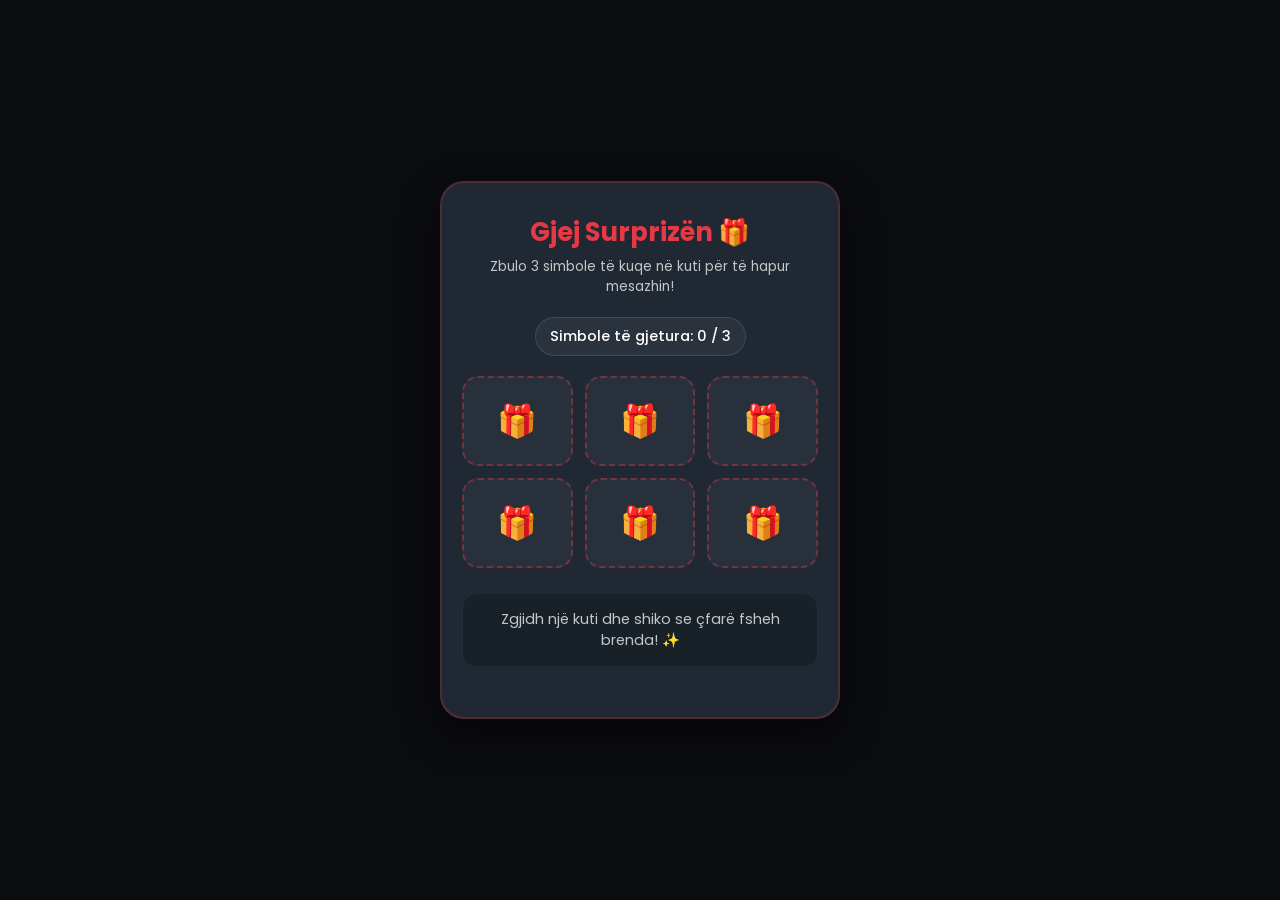
<file: index.html>
<!DOCTYPE html>
<html lang="en">
<head>
    <center>
    <meta charset="UTF-8">
    <meta name="viewport" content="width=device-width, initial-scale=1.0">
    <title>Gjej Surprizën - Për Mamin 🤍</title>
    <link href="https://fonts.googleapis.com/css2?family=Poppins:wght@400;500;600;700&display=swap" rel="stylesheet">
    <style>
        :root {
            --bg-color: #0b0c10;
            --card-bg: #1f2833;
            --accent-red: #e63946;
            --accent-gold: #f39c12;
            --text-main: #ffffff;
            --text-muted: #c5c6c7;
        }

        * {
            box-sizing: border-box;
            margin: 0;
            padding: 0;
            -webkit-tap-highlight-color: transparent;
        }

        body {
            background-color: var(--bg-color);
            color: var(--text-main);
            font-family: 'Poppins', sans-serif;
            min-height: 100vh;
            display: flex;
            justify-content: center;
            align-items: center;
            padding: 20px;
            overflow-x: hidden;
        }

        .game-container {
            width: 100%;
            max-width: 400px;
            background: var(--card-bg);
            border-radius: 24px;
            padding: 30px 20px;
            box-shadow: 0 15px 35px rgba(0,0,0,0.5);
            text-align: center;
            border: 2px solid rgba(230, 57, 70, 0.25);
        }

        h1 {
            font-size: 1.6rem;
            color: var(--accent-red);
            margin-bottom: 5px;
        }

        .subtitle {
            font-size: 0.85rem;
            color: var(--text-muted);
            margin-bottom: 20px;
        }

        /* Scoreboard */
        .score-board {
            display: flex;
            justify-content: center;
            gap: 15px;
            margin-bottom: 20px;
            font-size: 0.9rem;
            font-weight: 500;
        }

        .badge {
            background: rgba(255, 255, 255, 0.05);
            padding: 8px 14px;
            border-radius: 50px;
            border: 1px solid rgba(255, 255, 255, 0.1);
        }

        /* Mystery Boxes Grid */
        .grid {
            display: grid;
            grid-template-columns: repeat(3, 1fr);
            gap: 12px;
            margin-bottom: 25px;
        }

        .box {
            background: #28313b;
            border: 2px dashed rgba(230, 57, 70, 0.4);
            border-radius: 16px;
            height: 90px;
            display: flex;
            justify-content: center;
            align-items: center;
            font-size: 2rem;
            cursor: pointer;
            transition: all 0.2s ease;
        }

        .box:active {
            transform: scale(0.92);
        }

        .box.opened {
            background: rgba(230, 57, 70, 0.15);
            border: 2px solid var(--accent-red);
            cursor: default;
        }

        .message-box {
            background: rgba(0, 0, 0, 0.2);
            border-radius: 14px;
            padding: 15px;
            font-size: 0.9rem;
            color: var(--text-muted);
            min-height: 70px;
            display: flex;
            align-items: center;
            justify-content: center;
            margin-bottom: 20px;
            border: 1px solid rgba(255, 255, 255, 0.05);
        }

        /* Final Winner Card (Hidden Initially) */
        #win-screen {
            display: none;
            animation: fadeIn 0.6s ease forwards;
        }

        @keyframes fadeIn {
            from { opacity: 0; transform: translateY(10px); }
            to { opacity: 1; transform: translateY(0); }
        }

        #win-screen h2 {
            color: var(--accent-gold);
            font-size: 1.5rem;
            margin-bottom: 12px;
        }

        #win-screen p {
            font-size: 0.9rem;
            color: var(--text-main);
            line-height: 1.7;
            margin-bottom: 10px;
        }

        .signature {
            font-weight: 600;
            color: var(--accent-red);
            margin-top: 15px;
            font-size: 1.1rem;
        }

        .restart-btn {
            background: var(--accent-red);
            color: white;
            border: none;
            padding: 12px 24px;
            border-radius: 50px;
            font-weight: 600;
            font-size: 0.85rem;
            cursor: pointer;
            margin-top: 15px;
            width: 100%;
        }
    </style>
</head>
<body>

    <div class="game-container" id="game-card">
        <h1>Gjej Surprizën 🎁</h1>
        <div class="subtitle">Zbulo 3 simbole të kuqe në kuti për të hapur mesazhin!</div>

        <div class="score-board">
            <div class="badge" id="score-text">Simbole të gjetura: 0 / 3</div>
        </div>

        <!-- 6 Mystery Boxes -->
        <div class="grid" id="boxes-grid">
            <div class="box" onclick="openBox(0)">🎁</div>
            <div class="box" onclick="openBox(1)">🎁</div>
            <div class="box" onclick="openBox(2)">🎁</div>
            <div class="box" onclick="openBox(3)">🎁</div>
            <div class="box" onclick="openBox(4)">🎁</div>
            <div class="box" onclick="openBox(5)">🎁</div>
        </div>

        <div class="message-box" id="hint-msg">
            Zgjidh një kuti dhe shiko se çfarë fsheh brenda! ✨
        </div>
    </div>

    <!-- Win Screen Modal inside container layout -->
    <div class="game-container" id="win-screen" style="display: none;">
        <h2>Për Mamin Tonë Të Shtrenjtë! 🌹</h2>
        <p>I gjete të gjitha simbolet e surprizës! E vërteta është se dhurata dhe surpriza më e bukur në jetë je ti.</p>
        <p>Faleminderit për çdo sakrificë, për dashurinë tënde të pafundme dhe për çdo buzëqeshje që na jep. Je forca dhe drita e shtëpisë sonë! ❤️</p>
        <div class="signature">Nga Eljoni 🤍</div>
        <button class="restart-btn" onclick="resetGame()">Luaj Përsëri 🔄</button>
    </div>

    <script>
        let score = 0;
        const totalNeeded = 3;
        let winningBoxes = [];
        
        function initGame() {
            score = 0;
            winningBoxes = [];
            document.getElementById('score-text').innerHTML = `Simbole të gjetura: 0 / 3`;
            document.getElementById('hint-msg').innerHTML = "Zgjidh një kuti dhe shiko se çfarë fsheh brenda! ✨";
            document.getElementById('game-card').style.display = 'block';
            document.getElementById('win-screen').style.display = 'none';

            while(winningBoxes.length < 3) {
                let r = Math.floor(Math.random() * 6);
                if(!winningBoxes.includes(r)) winningBoxes.push(r);
            }

            const grid = document.getElementById('boxes-grid');
            grid.innerHTML = '';
            for(let i = 0; i < 6; i++) {
                grid.innerHTML += `<div class="box" id="box-${i}" onclick="openBox(${i})">🎁</div>`;
            }
        }

        function openBox(index) {
            const boxEl = document.getElementById(`box-${index}`);
            if (boxEl.classList.contains('opened')) return;

            boxEl.classList.add('opened');

            if (winningBoxes.includes(index)) {
                score++;
                boxEl.innerHTML = '❤️';
                document.getElementById('hint-msg').innerHTML = "Bravo! Ke gjetur një zemër të kuqe! ✨";
                document.getElementById('score-text').innerHTML = `Simbole të gjetura: ${score} / 3`;

                if (score === totalNeeded) {
                    setTimeout(() => {
                        document.getElementById('game-card').style.display = 'none';
                        document.getElementById('win-screen').style.display = 'block';
                    }, 600);
                }
            } else {
                boxEl.innerHTML = '💨';
                document.getElementById('hint-msg').innerHTML = "Kjo ishte bosh! Provo një kuti tjetër. 😊";
            }
        }

        initGame();

        function resetGame() {
            initGame();
        }
    </script>
</body>
</html>
</file>
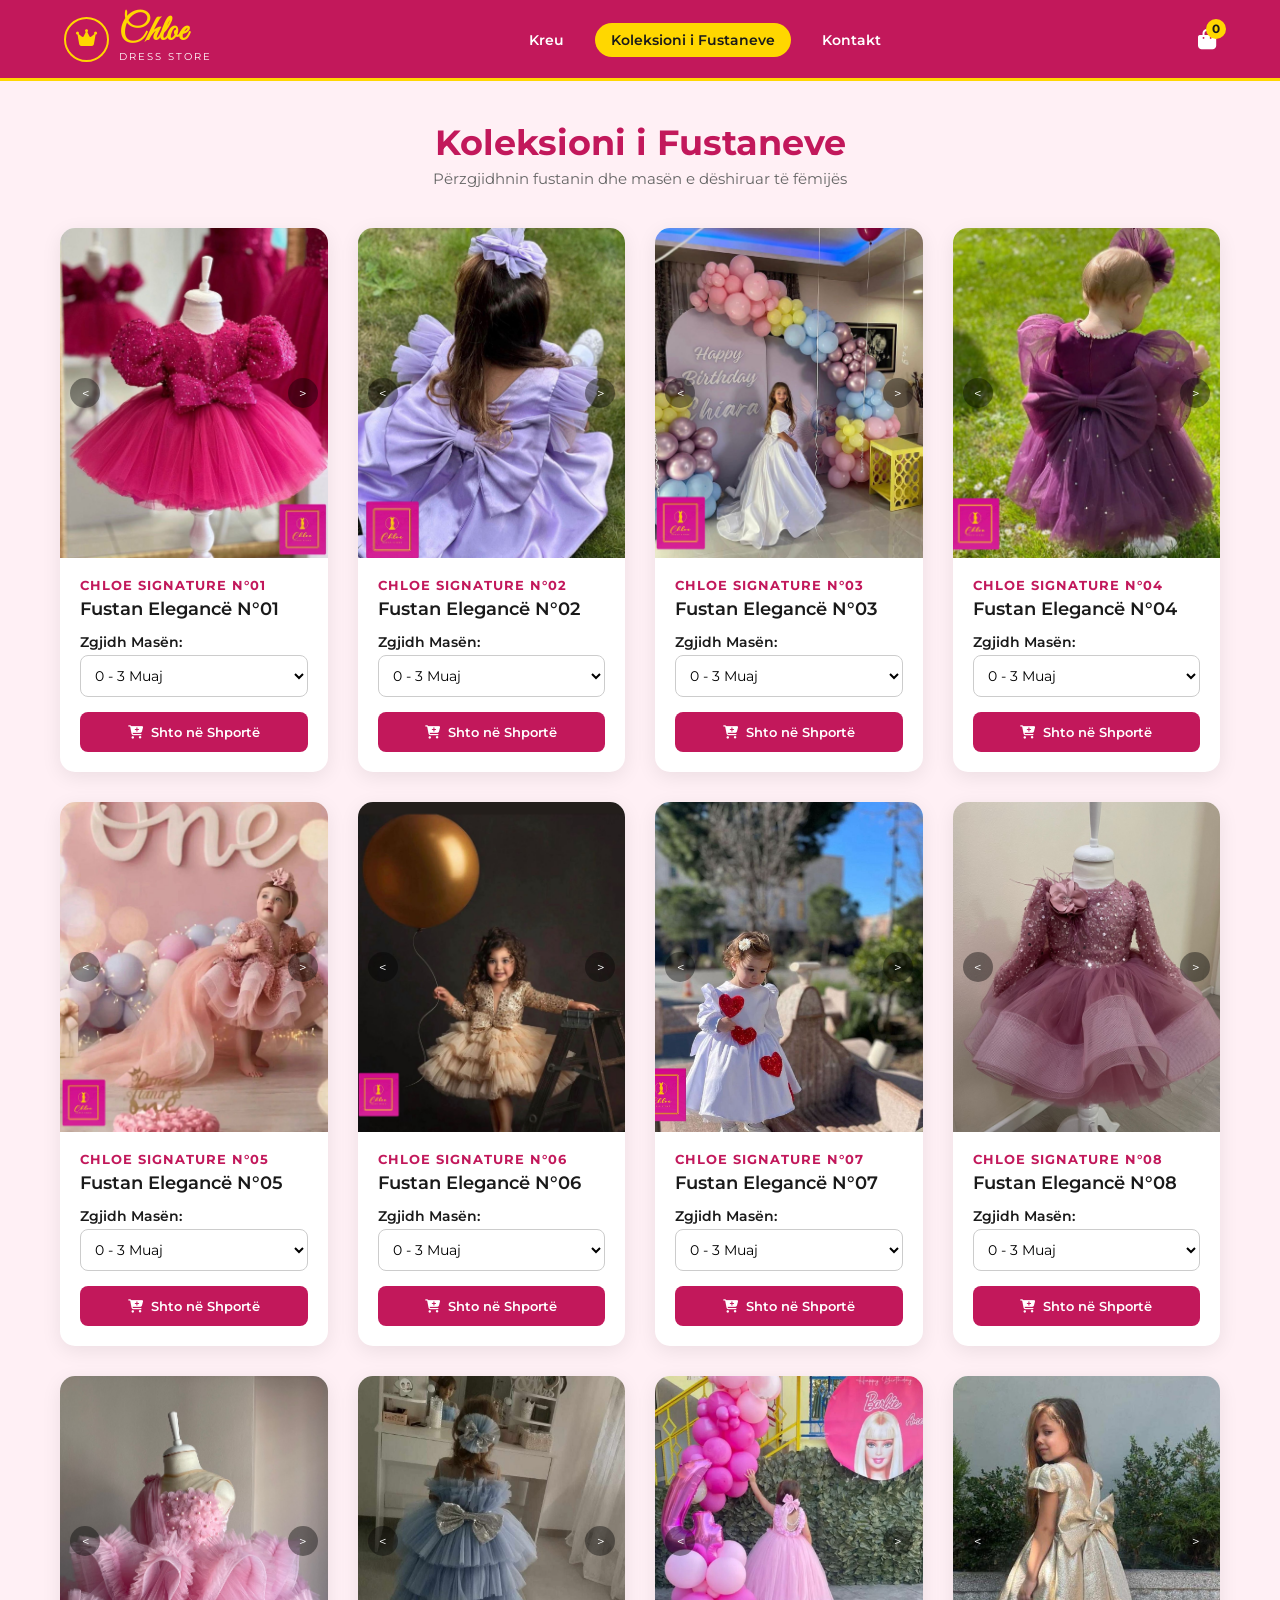
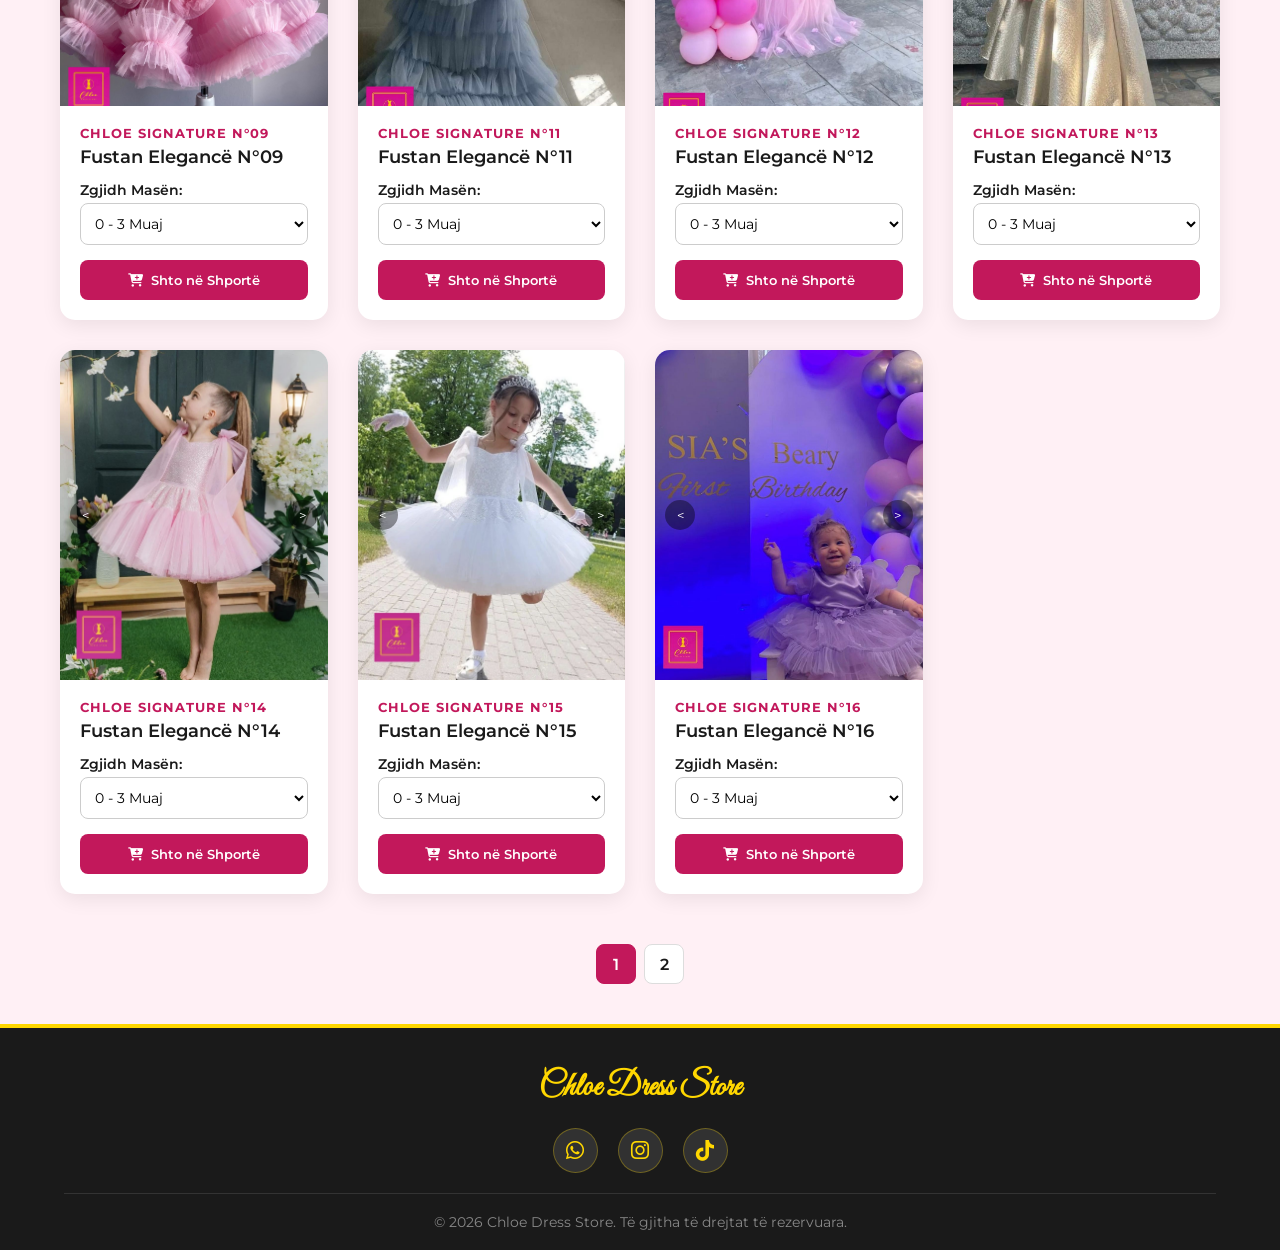
<file: dresses.html>
<!DOCTYPE html>
<html lang="sq">
<head>
    <meta charset="UTF-8">
    <meta name="viewport" content="width=device-width, initial-scale=1.0">
    <title>Chloe Dress Store | Koleksioni</title>
    <link href="https://fonts.googleapis.com/css2?family=Great+Vibes&family=Montserrat:wght@300;400;500;600;700&display=swap" rel="stylesheet">
    <link rel="stylesheet" href="https://cdnjs.cloudflare.com/ajax/libs/font-awesome/6.4.0/css/all.min.css">
    <style>
        :root {
            --primary: #c2185b;
            --primary-hover: #9c0d45;
            --accent: #ffd700;
            --dark: #1a1a1a;
            --light-bg: #fff0f5;
            --white: #ffffff;
            --gray: #666666;
            --shadow: 0 5px 20px rgba(0,0,0,0.08);
        }

        * { margin: 0; padding: 0; box-sizing: border-box; font-family: 'Montserrat', sans-serif; scroll-behavior: smooth; }
        body { background-color: var(--light-bg); color: var(--dark); }

        header { background: var(--primary); padding: 15px 5%; position: sticky; top: 0; z-index: 1000; border-bottom: 3px solid var(--accent); }
        .nav-container { display: flex; justify-content: space-between; align-items: center; max-width: 1200px; margin: 0 auto; }
        .logo { display: flex; align-items: center; gap: 10px; text-decoration: none; }
        .logo-circle { width: 45px; height: 45px; border: 2px solid var(--accent); border-radius: 50%; display: flex; align-items: center; justify-content: center; color: var(--accent); font-size: 1.2rem; }
        .logo-text { font-family: 'Great Vibes', cursive; font-size: 2.2rem; color: var(--accent); font-weight: bold; line-height: 1; }
        .logo-sub { display: block; font-size: 0.65rem; letter-spacing: 2px; color: var(--white); text-transform: uppercase; }

        .nav-menu { display: flex; list-style: none; gap: 15px; }
        .nav-link { color: var(--white); text-decoration: none; font-weight: 600; font-size: 0.9rem; padding: 8px 16px; border-radius: 20px; transition: 0.3s; }
        .nav-link:hover, .nav-link.active { background: var(--accent); color: var(--dark); }
        
        .nav-icons { display: flex; align-items: center; gap: 20px; }
        .cart-icon-btn { background: transparent; border: none; color: var(--white); font-size: 1.3rem; cursor: pointer; position: relative; }
        .cart-badge { position: absolute; top: -8px; right: -10px; background: var(--accent); color: var(--dark); font-size: 0.75rem; font-weight: bold; width: 20px; height: 20px; border-radius: 50%; display: flex; align-items: center; justify-content: center; }
        .hamburger { display: none; color: var(--white); font-size: 1.5rem; cursor: pointer; }

        .catalog { max-width: 1200px; margin: 40px auto; padding: 0 20px; }
        .page-title { text-align: center; font-size: 2.2rem; color: var(--primary); margin-bottom: 5px; }
        .page-subtitle { text-align: center; color: var(--gray); margin-bottom: 40px; font-size: 0.95rem; }

        .product-grid { display: grid; grid-template-columns: repeat(auto-fit, minmax(260px, 1fr)); gap: 30px; }
        .product-card { background: var(--white); border-radius: 15px; overflow: hidden; box-shadow: var(--shadow); display: flex; flex-direction: column; }

        /* Carousel Styling */
        .carousel { position: relative; height: 330px; overflow: hidden; background: #fafafa; }
        .carousel-img { width: 100%; height: 100%; object-fit: cover; display: none; }
        .carousel-img.active { display: block; }
        .carousel-btn { position: absolute; top: 50%; transform: translateY(-50%); background: rgba(0,0,0,0.4); color: white; border: none; width: 30px; height: 30px; border-radius: 50%; cursor: pointer; transition: 0.3s; }
        .carousel-btn:hover { background: var(--primary); }
        .prev { left: 10px; }
        .next { right: 10px; }

        .product-details { padding: 20px; display: flex; flex-direction: column; flex-grow: 1; }
        .product-code { font-size: 0.8rem; color: var(--primary); font-weight: 700; letter-spacing: 1px; text-transform: uppercase; margin-bottom: 5px; }
        .product-title { font-size: 1.1rem; font-weight: 600; margin-bottom: 15px; }

        .size-selector { margin-bottom: 15px; }
        .size-selector label { display: block; font-size: 0.85rem; font-weight: 600; margin-bottom: 5px; }
        .size-select { width: 100%; padding: 10px; border: 1px solid #ccc; border-radius: 8px; font-size: 0.9rem; outline: none; background: #fff; cursor: pointer; }

        .add-btn { background: var(--primary); color: var(--white); border: none; padding: 12px; border-radius: 8px; font-weight: 600; cursor: pointer; transition: 0.3s; display: flex; align-items: center; justify-content: center; gap: 8px; }
        .add-btn:hover { background: var(--primary-hover); }

        /* Pagination Nav */
        .pagination { display: flex; justify-content: center; gap: 8px; margin-top: 50px; }
        .page-num { width: 40px; height: 40px; border-radius: 8px; background: var(--white); border: 1px solid #ddd; display: flex; align-items: center; justify-content: center; text-decoration: none; color: var(--dark); font-weight: 600; transition: 0.3s; }
        .page-num.active, .page-num:hover { background: var(--primary); color: var(--white); border-color: var(--primary); }

        /* Cart Drawer */
        .cart-modal { position: fixed; top: 0; right: -100%; width: 100%; max-width: 400px; height: 100vh; background: var(--white); box-shadow: -5px 0 25px rgba(0,0,0,0.2); z-index: 2000; transition: 0.4s; display: flex; flex-direction: column; }
        .cart-modal.open { right: 0; }
        .cart-header { background: var(--primary); color: var(--white); padding: 20px; display: flex; justify-content: space-between; align-items: center; }
        .close-cart { background: none; border: none; color: var(--white); font-size: 1.5rem; cursor: pointer; }
        .cart-body { padding: 20px; overflow-y: auto; flex-grow: 1; }
        .cart-item { display: flex; justify-content: space-between; align-items: center; margin-bottom: 15px; padding-bottom: 15px; border-bottom: 1px solid #eee; }
        .cart-footer { padding: 20px; background: #f9f9f9; border-top: 1px solid #eee; }
        .order-form { display: flex; flex-direction: column; gap: 10px; }
        .order-form input { padding: 10px; border: 1px solid #ccc; border-radius: 5px; font-size: 0.9rem; }
        .btn-whatsapp { background: #25D366; color: white; border: none; padding: 12px; border-radius: 8px; font-weight: 700; cursor: pointer; display: flex; align-items: center; justify-content: center; gap: 8px; width: 100%; text-transform: uppercase; }

        footer { background: var(--dark); color: var(--white); padding: 40px 5% 20px 5%; border-top: 4px solid var(--accent); text-align: center; }
        .footer-content { max-width: 1200px; margin: 0 auto; display: flex; flex-direction: column; align-items: center; gap: 20px; }
        .social-icons { display: flex; gap: 20px; }
        .social-btn { width: 45px; height: 45px; background: rgba(255, 255, 255, 0.1); color: var(--accent); border-radius: 50%; display: flex; align-items: center; justify-content: center; font-size: 1.3rem; text-decoration: none; border: 1px solid rgba(255, 215, 0, 0.3); transition: 0.3s; }
        .social-btn:hover { background: var(--primary); color: var(--white); transform: translateY(-3px); }
        .copyright { margin-top: 20px; padding-top: 20px; border-top: 1px solid #333; color: #888; font-size: 0.85rem; width: 100%; }

        .overlay { position: fixed; inset: 0; background: rgba(0,0,0,0.5); z-index: 1500; display: none; }
        .overlay.active { display: block; }

        @media (max-width: 768px) {
            .nav-menu { position: fixed; top: 75px; left: -100%; width: 100%; height: calc(100vh - 75px); background: var(--primary); flex-direction: column; align-items: center; padding-top: 40px; transition: 0.4s; }
            .nav-menu.active { left: 0; }
            .hamburger { display: block; }
        }
    </style>
</head>
<body>

    <header>
        <div class="nav-container">
            <a href="index.html" class="logo">
                <div class="logo-circle"><i class="fas fa-crown"></i></div>
                <div><span class="logo-text">Chloe</span><span class="logo-sub">Dress Store</span></div>
            </a>
            <ul class="nav-menu" id="navMenu">
                <li><a href="index.html" class="nav-link">Kreu</a></li>
                <li><a href="dresses.html" class="nav-link active">Koleksioni i Fustaneve</a></li>
                <li><a href="#kontakt" class="nav-link">Kontakt</a></li>
            </ul>
            <div class="nav-icons">
                <button class="cart-icon-btn" id="openCart">
                    <i class="fas fa-shopping-bag"></i>
                    <span class="cart-badge" id="cartCount">0</span>
                </button>
                <div class="hamburger" id="hamburger"><i class="fas fa-bars"></i></div>
            </div>
        </div>
    </header>

    <section class="catalog">
        <h1 class="page-title">Koleksioni i Fustaneve</h1>
        <p class="page-subtitle">Përzgjidhnin fustanin dhe masën e dëshiruar të fëmijës</p>

        <div class="product-grid">

            <!-- Model 1 -->
            <div class="product-card">
                <div class="carousel" id="car-1">
                    <img src="Dresses Images/Dress1_1.jpg" class="carousel-img active" alt="Foto 1">
                    <img src="Dresses Images/Dress1_2.jpg" class="carousel-img" alt="Foto 2">
                    <img src="Dresses Images/Dress1_3.jpg" class="carousel-img" alt="Foto 3">
                    <button class="carousel-btn prev" onclick="moveImg('car-1', -1)">&lt;</button>
                    <button class="carousel-btn next" onclick="moveImg('car-1', 1)">&gt;</button>
                </div>
                <div class="product-details">
                    <div class="product-code">Chloe Signature N°01</div>
                    <h3 class="product-title">Fustan Elegancë N°01</h3>
                    <div class="size-selector">
                        <label>Zgjidh Masën:</label>
                        <select class="size-select" id="size-1">
                            <option value="0-3 Muaj">0 - 3 Muaj</option>
                            <option value="3-6 Muaj">3 - 6 Muaj</option>
                            <option value="6-9 Muaj">6 - 9 Muaj</option>
                            <option value="9-12 Muaj">9 - 12 Muaj</option>
                            <option value="1 Vjeç">1 Vjeç</option>
                            <option value="2 Vjeç">2 Vjeç</option>
                            <option value="3 Vjeç">3 Vjeç</option>
                            <option value="4 Vjeç">4 Vjeç</option>
                            <option value="5 Vjeç">5 Vjeç</option>
                            <option value="6-10 Vjeç">6 - 10 Vjeç</option>
                            <option value="11-15+ Vjeç">11 - 15+ Vjeç</option>
                        </select>
                    </div>
                    <button class="add-btn" onclick="addToCart('Chloe Signature N°01', 'size-1')"><i class="fas fa-cart-plus"></i> Shto në Shportë</button>
                </div>
            </div>

            <!-- Model 2 -->
            <div class="product-card">
                <div class="carousel" id="car-2">
                    <img src="Dresses Images/Dress2_1.jpg" class="carousel-img active" alt="Foto 1">
                    <img src="Dresses Images/Dress2_2.jpg" class="carousel-img" alt="Foto 2">
                    <img src="Dresses Images/Dress2_3.jpg" class="carousel-img" alt="Foto 3">
                    <button class="carousel-btn prev" onclick="moveImg('car-2', -1)">&lt;</button>
                    <button class="carousel-btn next" onclick="moveImg('car-2', 1)">&gt;</button>
                </div>
                <div class="product-details">
                    <div class="product-code">Chloe Signature N°02</div>
                    <h3 class="product-title">Fustan Elegancë N°02</h3>
                    <div class="size-selector">
                        <label>Zgjidh Masën:</label>
                        <select class="size-select" id="size-2">
                            <option value="0-3 Muaj">0 - 3 Muaj</option>
                            <option value="3-6 Muaj">3 - 6 Muaj</option>
                            <option value="6-9 Muaj">6 - 9 Muaj</option>
                            <option value="9-12 Muaj">9 - 12 Muaj</option>
                            <option value="1 Vjeç">1 Vjeç</option>
                            <option value="2 Vjeç">2 Vjeç</option>
                            <option value="3 Vjeç">3 Vjeç</option>
                            <option value="4 Vjeç">4 Vjeç</option>
                            <option value="5 Vjeç">5 Vjeç</option>
                            <option value="6-10 Vjeç">6 - 10 Vjeç</option>
                            <option value="11-15+ Vjeç">11 - 15+ Vjeç</option>
                        </select>
                    </div>
                    <button class="add-btn" onclick="addToCart('Chloe Signature N°02', 'size-2')"><i class="fas fa-cart-plus"></i> Shto në Shportë</button>
                </div>
            </div>

            <!-- Model 3 -->
            <div class="product-card">
                <div class="carousel" id="car-3">
                    <img src="Dresses Images/Dress3_1.jpg" class="carousel-img active" alt="Foto 1">
                    <img src="Dresses Images/Dress3_2.jpg" class="carousel-img" alt="Foto 2">
                    <button class="carousel-btn prev" onclick="moveImg('car-3', -1)">&lt;</button>
                    <button class="carousel-btn next" onclick="moveImg('car-3', 1)">&gt;</button>
                </div>
                <div class="product-details">
                    <div class="product-code">Chloe Signature N°03</div>
                    <h3 class="product-title">Fustan Elegancë N°03</h3>
                    <div class="size-selector">
                        <label>Zgjidh Masën:</label>
                        <select class="size-select" id="size-3">
                            <option value="0-3 Muaj">0 - 3 Muaj</option>
                            <option value="3-6 Muaj">3 - 6 Muaj</option>
                            <option value="6-9 Muaj">6 - 9 Muaj</option>
                            <option value="9-12 Muaj">9 - 12 Muaj</option>
                            <option value="1 Vjeç">1 Vjeç</option>
                            <option value="2 Vjeç">2 Vjeç</option>
                            <option value="3 Vjeç">3 Vjeç</option>
                            <option value="4 Vjeç">4 Vjeç</option>
                            <option value="5 Vjeç">5 Vjeç</option>
                            <option value="6-10 Vjeç">6 - 10 Vjeç</option>
                            <option value="11-15+ Vjeç">11 - 15+ Vjeç</option>
                        </select>
                    </div>
                    <button class="add-btn" onclick="addToCart('Chloe Signature N°03', 'size-3')"><i class="fas fa-cart-plus"></i> Shto në Shportë</button>
                </div>
            </div>

            <!-- Model 4 -->
            <div class="product-card">
                <div class="carousel" id="car-4">
                    <img src="Dresses Images/Dress4_1.jpg" class="carousel-img active" alt="Foto 1">
                    <img src="Dresses Images/Dress4_2.jpg" class="carousel-img" alt="Foto 2">
                    <img src="Dresses Images/Dress4_3.jpg" class="carousel-img" alt="Foto 3">
                    <button class="carousel-btn prev" onclick="moveImg('car-4', -1)">&lt;</button>
                    <button class="carousel-btn next" onclick="moveImg('car-4', 1)">&gt;</button>
                </div>
                <div class="product-details">
                    <div class="product-code">Chloe Signature N°04</div>
                    <h3 class="product-title">Fustan Elegancë N°04</h3>
                    <div class="size-selector">
                        <label>Zgjidh Masën:</label>
                        <select class="size-select" id="size-4">
                            <option value="0-3 Muaj">0 - 3 Muaj</option>
                            <option value="3-6 Muaj">3 - 6 Muaj</option>
                            <option value="6-9 Muaj">6 - 9 Muaj</option>
                            <option value="9-12 Muaj">9 - 12 Muaj</option>
                            <option value="1 Vjeç">1 Vjeç</option>
                            <option value="2 Vjeç">2 Vjeç</option>
                            <option value="3 Vjeç">3 Vjeç</option>
                            <option value="4 Vjeç">4 Vjeç</option>
                            <option value="5 Vjeç">5 Vjeç</option>
                            <option value="6-10 Vjeç">6 - 10 Vjeç</option>
                            <option value="11-15+ Vjeç">11 - 15+ Vjeç</option>
                        </select>
                    </div>
                    <button class="add-btn" onclick="addToCart('Chloe Signature N°04', 'size-4')"><i class="fas fa-cart-plus"></i> Shto në Shportë</button>
                </div>
            </div>

            <!-- Model 5 -->
            <div class="product-card">
                <div class="carousel" id="car-5">
                    <img src="Dresses Images/Dress5_1.jpg" class="carousel-img active" alt="Foto 1">
                    <img src="Dresses Images/Dress5_2.jpg" class="carousel-img" alt="Foto 2">
                    <button class="carousel-btn prev" onclick="moveImg('car-5', -1)">&lt;</button>
                    <button class="carousel-btn next" onclick="moveImg('car-5', 1)">&gt;</button>
                </div>
                <div class="product-details">
                    <div class="product-code">Chloe Signature N°05</div>
                    <h3 class="product-title">Fustan Elegancë N°05</h3>
                    <div class="size-selector">
                        <label>Zgjidh Masën:</label>
                        <select class="size-select" id="size-5">
                            <option value="0-3 Muaj">0 - 3 Muaj</option>
                            <option value="3-6 Muaj">3 - 6 Muaj</option>
                            <option value="6-9 Muaj">6 - 9 Muaj</option>
                            <option value="9-12 Muaj">9 - 12 Muaj</option>
                            <option value="1 Vjeç">1 Vjeç</option>
                            <option value="2 Vjeç">2 Vjeç</option>
                            <option value="3 Vjeç">3 Vjeç</option>
                            <option value="4 Vjeç">4 Vjeç</option>
                            <option value="5 Vjeç">5 Vjeç</option>
                            <option value="6-10 Vjeç">6 - 10 Vjeç</option>
                            <option value="11-15+ Vjeç">11 - 15+ Vjeç</option>
                        </select>
                    </div>
                    <button class="add-btn" onclick="addToCart('Chloe Signature N°05', 'size-5')"><i class="fas fa-cart-plus"></i> Shto në Shportë</button>
                </div>
            </div>

            <!-- Model 6 -->
            <div class="product-card">
                <div class="carousel" id="car-6">
                    <img src="Dresses Images/Dress6_1.jpg" class="carousel-img active" alt="Foto 1">
                    <img src="Dresses Images/Dress6_2.jpg" class="carousel-img" alt="Foto 2">
                    <button class="carousel-btn prev" onclick="moveImg('car-6', -1)">&lt;</button>
                    <button class="carousel-btn next" onclick="moveImg('car-6', 1)">&gt;</button>
                </div>
                <div class="product-details">
                    <div class="product-code">Chloe Signature N°06</div>
                    <h3 class="product-title">Fustan Elegancë N°06</h3>
                    <div class="size-selector">
                        <label>Zgjidh Masën:</label>
                        <select class="size-select" id="size-6">
                            <option value="0-3 Muaj">0 - 3 Muaj</option>
                            <option value="3-6 Muaj">3 - 6 Muaj</option>
                            <option value="6-9 Muaj">6 - 9 Muaj</option>
                            <option value="9-12 Muaj">9 - 12 Muaj</option>
                            <option value="1 Vjeç">1 Vjeç</option>
                            <option value="2 Vjeç">2 Vjeç</option>
                            <option value="3 Vjeç">3 Vjeç</option>
                            <option value="4 Vjeç">4 Vjeç</option>
                            <option value="5 Vjeç">5 Vjeç</option>
                            <option value="6-10 Vjeç">6 - 10 Vjeç</option>
                            <option value="11-15+ Vjeç">11 - 15+ Vjeç</option>
                        </select>
                    </div>
                    <button class="add-btn" onclick="addToCart('Chloe Signature N°06', 'size-6')"><i class="fas fa-cart-plus"></i> Shto në Shportë</button>
                </div>
            </div>

            <!-- Model 7 -->
            <div class="product-card">
                <div class="carousel" id="car-7">
                    <img src="Dresses Images/Dress7_1.jpg" class="carousel-img active" alt="Foto 1">
                    <img src="Dresses Images/Dress7_2.jpg" class="carousel-img" alt="Foto 2">
                    <img src="Dresses Images/Dress7_3.jpg" class="carousel-img" alt="Foto 3">
                    <button class="carousel-btn prev" onclick="moveImg('car-7', -1)">&lt;</button>
                    <button class="carousel-btn next" onclick="moveImg('car-7', 1)">&gt;</button>
                </div>
                <div class="product-details">
                    <div class="product-code">Chloe Signature N°07</div>
                    <h3 class="product-title">Fustan Elegancë N°07</h3>
                    <div class="size-selector">
                        <label>Zgjidh Masën:</label>
                        <select class="size-select" id="size-7">
                            <option value="0-3 Muaj">0 - 3 Muaj</option>
                            <option value="3-6 Muaj">3 - 6 Muaj</option>
                            <option value="6-9 Muaj">6 - 9 Muaj</option>
                            <option value="9-12 Muaj">9 - 12 Muaj</option>
                            <option value="1 Vjeç">1 Vjeç</option>
                            <option value="2 Vjeç">2 Vjeç</option>
                            <option value="3 Vjeç">3 Vjeç</option>
                            <option value="4 Vjeç">4 Vjeç</option>
                            <option value="5 Vjeç">5 Vjeç</option>
                            <option value="6-10 Vjeç">6 - 10 Vjeç</option>
                            <option value="11-15+ Vjeç">11 - 15+ Vjeç</option>
                        </select>
                    </div>
                    <button class="add-btn" onclick="addToCart('Chloe Signature N°07', 'size-7')"><i class="fas fa-cart-plus"></i> Shto në Shportë</button>
                </div>
            </div>

            <!-- Model 8 -->
            <div class="product-card">
                <div class="carousel" id="car-8">
                    <img src="Dresses Images/Dress8_1.jpg" class="carousel-img active" alt="Foto 1">
                    <img src="Dresses Images/Dress8_2.jpg" class="carousel-img" alt="Foto 2">
                    <img src="Dresses Images/Dress8_3.jpg" class="carousel-img" alt="Foto 3">
                    <button class="carousel-btn prev" onclick="moveImg('car-8', -1)">&lt;</button>
                    <button class="carousel-btn next" onclick="moveImg('car-8', 1)">&gt;</button>
                </div>
                <div class="product-details">
                    <div class="product-code">Chloe Signature N°08</div>
                    <h3 class="product-title">Fustan Elegancë N°08</h3>
                    <div class="size-selector">
                        <label>Zgjidh Masën:</label>
                        <select class="size-select" id="size-8">
                            <option value="0-3 Muaj">0 - 3 Muaj</option>
                            <option value="3-6 Muaj">3 - 6 Muaj</option>
                            <option value="6-9 Muaj">6 - 9 Muaj</option>
                            <option value="9-12 Muaj">9 - 12 Muaj</option>
                            <option value="1 Vjeç">1 Vjeç</option>
                            <option value="2 Vjeç">2 Vjeç</option>
                            <option value="3 Vjeç">3 Vjeç</option>
                            <option value="4 Vjeç">4 Vjeç</option>
                            <option value="5 Vjeç">5 Vjeç</option>
                            <option value="6-10 Vjeç">6 - 10 Vjeç</option>
                            <option value="11-15+ Vjeç">11 - 15+ Vjeç</option>
                        </select>
                    </div>
                    <button class="add-btn" onclick="addToCart('Chloe Signature N°08', 'size-8')"><i class="fas fa-cart-plus"></i> Shto në Shportë</button>
                </div>
            </div>

            <!-- Model 9 -->
            <div class="product-card">
                <div class="carousel" id="car-9">
                    <img src="Dresses Images/Dress9_1.jpg" class="carousel-img active" alt="Foto 1">
                    <img src="Dresses Images/Dress9_2.jpg" class="carousel-img" alt="Foto 2">
                    <img src="Dresses Images/Dress9_3.jpg" class="carousel-img" alt="Foto 3">
                    <button class="carousel-btn prev" onclick="moveImg('car-9', -1)">&lt;</button>
                    <button class="carousel-btn next" onclick="moveImg('car-9', 1)">&gt;</button>
                </div>
                <div class="product-details">
                    <div class="product-code">Chloe Signature N°09</div>
                    <h3 class="product-title">Fustan Elegancë N°09</h3>
                    <div class="size-selector">
                        <label>Zgjidh Masën:</label>
                        <select class="size-select" id="size-9">
                            <option value="0-3 Muaj">0 - 3 Muaj</option>
                            <option value="3-6 Muaj">3 - 6 Muaj</option>
                            <option value="6-9 Muaj">6 - 9 Muaj</option>
                            <option value="9-12 Muaj">9 - 12 Muaj</option>
                            <option value="1 Vjeç">1 Vjeç</option>
                            <option value="2 Vjeç">2 Vjeç</option>
                            <option value="3 Vjeç">3 Vjeç</option>
                            <option value="4 Vjeç">4 Vjeç</option>
                            <option value="5 Vjeç">5 Vjeç</option>
                            <option value="6-10 Vjeç">6 - 10 Vjeç</option>
                            <option value="11-15+ Vjeç">11 - 15+ Vjeç</option>
                        </select>
                    </div>
                    <button class="add-btn" onclick="addToCart('Chloe Signature N°09', 'size-9')"><i class="fas fa-cart-plus"></i> Shto në Shportë</button>
                </div>
            </div>

            <!-- Model 11 -->
            <div class="product-card">
                <div class="carousel" id="car-11">
                    <img src="Dresses Images/Dress11_1.jpg" class="carousel-img active" alt="Foto 1">
                    <img src="Dresses Images/Dress11_2.jpg" class="carousel-img" alt="Foto 2">
                    <img src="Dresses Images/Dress11_3.jpg" class="carousel-img" alt="Foto 3">
                    <button class="carousel-btn prev" onclick="moveImg('car-11', -1)">&lt;</button>
                    <button class="carousel-btn next" onclick="moveImg('car-11', 1)">&gt;</button>
                </div>
                <div class="product-details">
                    <div class="product-code">Chloe Signature N°11</div>
                    <h3 class="product-title">Fustan Elegancë N°11</h3>
                    <div class="size-selector">
                        <label>Zgjidh Masën:</label>
                        <select class="size-select" id="size-11">
                            <option value="0-3 Muaj">0 - 3 Muaj</option>
                            <option value="3-6 Muaj">3 - 6 Muaj</option>
                            <option value="6-9 Muaj">6 - 9 Muaj</option>
                            <option value="9-12 Muaj">9 - 12 Muaj</option>
                            <option value="1 Vjeç">1 Vjeç</option>
                            <option value="2 Vjeç">2 Vjeç</option>
                            <option value="3 Vjeç">3 Vjeç</option>
                            <option value="4 Vjeç">4 Vjeç</option>
                            <option value="5 Vjeç">5 Vjeç</option>
                            <option value="6-10 Vjeç">6 - 10 Vjeç</option>
                            <option value="11-15+ Vjeç">11 - 15+ Vjeç</option>
                        </select>
                    </div>
                    <button class="add-btn" onclick="addToCart('Chloe Signature N°11', 'size-11')"><i class="fas fa-cart-plus"></i> Shto në Shportë</button>
                </div>
            </div>

            <!-- Model 12 -->
            <div class="product-card">
                <div class="carousel" id="car-12">
                    <img src="Dresses Images/Dress12_1.jpg" class="carousel-img active" alt="Foto 1">
                    <img src="Dresses Images/Dress12_2.jpg" class="carousel-img" alt="Foto 2">
                    <img src="Dresses Images/Dress12_3.jpg" class="carousel-img" alt="Foto 3">
                    <button class="carousel-btn prev" onclick="moveImg('car-12', -1)">&lt;</button>
                    <button class="carousel-btn next" onclick="moveImg('car-12', 1)">&gt;</button>
                </div>
                <div class="product-details">
                    <div class="product-code">Chloe Signature N°12</div>
                    <h3 class="product-title">Fustan Elegancë N°12</h3>
                    <div class="size-selector">
                        <label>Zgjidh Masën:</label>
                        <select class="size-select" id="size-12">
                            <option value="0-3 Muaj">0 - 3 Muaj</option>
                            <option value="3-6 Muaj">3 - 6 Muaj</option>
                            <option value="6-9 Muaj">6 - 9 Muaj</option>
                            <option value="9-12 Muaj">9 - 12 Muaj</option>
                            <option value="1 Vjeç">1 Vjeç</option>
                            <option value="2 Vjeç">2 Vjeç</option>
                            <option value="3 Vjeç">3 Vjeç</option>
                            <option value="4 Vjeç">4 Vjeç</option>
                            <option value="5 Vjeç">5 Vjeç</option>
                            <option value="6-10 Vjeç">6 - 10 Vjeç</option>
                            <option value="11-15+ Vjeç">11 - 15+ Vjeç</option>
                        </select>
                    </div>
                    <button class="add-btn" onclick="addToCart('Chloe Signature N°12', 'size-12')"><i class="fas fa-cart-plus"></i> Shto në Shportë</button>
                </div>
            </div>

            <!-- Model 13 -->
            <div class="product-card">
                <div class="carousel" id="car-13">
                    <img src="Dresses Images/Dress13_1.jpg" class="carousel-img active" alt="Foto 1">
                    <img src="Dresses Images/Dress13_2.jpg" class="carousel-img" alt="Foto 2">
                    <img src="Dresses Images/Dress13_3.jpg" class="carousel-img" alt="Foto 3">
                    <button class="carousel-btn prev" onclick="moveImg('car-13', -1)">&lt;</button>
                    <button class="carousel-btn next" onclick="moveImg('car-13', 1)">&gt;</button>
                </div>
                <div class="product-details">
                    <div class="product-code">Chloe Signature N°13</div>
                    <h3 class="product-title">Fustan Elegancë N°13</h3>
                    <div class="size-selector">
                        <label>Zgjidh Masën:</label>
                        <select class="size-select" id="size-13">
                            <option value="0-3 Muaj">0 - 3 Muaj</option>
                            <option value="3-6 Muaj">3 - 6 Muaj</option>
                            <option value="6-9 Muaj">6 - 9 Muaj</option>
                            <option value="9-12 Muaj">9 - 12 Muaj</option>
                            <option value="1 Vjeç">1 Vjeç</option>
                            <option value="2 Vjeç">2 Vjeç</option>
                            <option value="3 Vjeç">3 Vjeç</option>
                            <option value="4 Vjeç">4 Vjeç</option>
                            <option value="5 Vjeç">5 Vjeç</option>
                            <option value="6-10 Vjeç">6 - 10 Vjeç</option>
                            <option value="11-15+ Vjeç">11 - 15+ Vjeç</option>
                        </select>
                    </div>
                    <button class="add-btn" onclick="addToCart('Chloe Signature N°13', 'size-13')"><i class="fas fa-cart-plus"></i> Shto në Shportë</button>
                </div>
            </div>

            <!-- Model 14 -->
            <div class="product-card">
                <div class="carousel" id="car-14">
                    <img src="Dresses Images/Dress14_1.jpg" class="carousel-img active" alt="Foto 1">
                    <img src="Dresses Images/Dress14_2.jpg" class="carousel-img" alt="Foto 2">
                    <img src="Dresses Images/Dress14_3.jpg" class="carousel-img" alt="Foto 3">
                    <button class="carousel-btn prev" onclick="moveImg('car-14', -1)">&lt;</button>
                    <button class="carousel-btn next" onclick="moveImg('car-14', 1)">&gt;</button>
                </div>
                <div class="product-details">
                    <div class="product-code">Chloe Signature N°14</div>
                    <h3 class="product-title">Fustan Elegancë N°14</h3>
                    <div class="size-selector">
                        <label>Zgjidh Masën:</label>
                        <select class="size-select" id="size-14">
                            <option value="0-3 Muaj">0 - 3 Muaj</option>
                            <option value="3-6 Muaj">3 - 6 Muaj</option>
                            <option value="6-9 Muaj">6 - 9 Muaj</option>
                            <option value="9-12 Muaj">9 - 12 Muaj</option>
                            <option value="1 Vjeç">1 Vjeç</option>
                            <option value="2 Vjeç">2 Vjeç</option>
                            <option value="3 Vjeç">3 Vjeç</option>
                            <option value="4 Vjeç">4 Vjeç</option>
                            <option value="5 Vjeç">5 Vjeç</option>
                            <option value="6-10 Vjeç">6 - 10 Vjeç</option>
                            <option value="11-15+ Vjeç">11 - 15+ Vjeç</option>
                        </select>
                    </div>
                    <button class="add-btn" onclick="addToCart('Chloe Signature N°14', 'size-14')"><i class="fas fa-cart-plus"></i> Shto në Shportë</button>
                </div>
            </div>

            <!-- Model 15 -->
            <div class="product-card">
                <div class="carousel" id="car-15">
                    <img src="Dresses Images/Dress15_1.jpg" class="carousel-img active" alt="Foto 1">
                    <img src="Dresses Images/Dress15_2.jpg" class="carousel-img" alt="Foto 2">
                    <img src="Dresses Images/Dress15_3.jpg" class="carousel-img" alt="Foto 3">
                    <button class="carousel-btn prev" onclick="moveImg('car-15', -1)">&lt;</button>
                    <button class="carousel-btn next" onclick="moveImg('car-15', 1)">&gt;</button>
                </div>
                <div class="product-details">
                    <div class="product-code">Chloe Signature N°15</div>
                    <h3 class="product-title">Fustan Elegancë N°15</h3>
                    <div class="size-selector">
                        <label>Zgjidh Masën:</label>
                        <select class="size-select" id="size-15">
                            <option value="0-3 Muaj">0 - 3 Muaj</option>
                            <option value="3-6 Muaj">3 - 6 Muaj</option>
                            <option value="6-9 Muaj">6 - 9 Muaj</option>
                            <option value="9-12 Muaj">9 - 12 Muaj</option>
                            <option value="1 Vjeç">1 Vjeç</option>
                            <option value="2 Vjeç">2 Vjeç</option>
                            <option value="3 Vjeç">3 Vjeç</option>
                            <option value="4 Vjeç">4 Vjeç</option>
                            <option value="5 Vjeç">5 Vjeç</option>
                            <option value="6-10 Vjeç">6 - 10 Vjeç</option>
                            <option value="11-15+ Vjeç">11 - 15+ Vjeç</option>
                        </select>
                    </div>
                    <button class="add-btn" onclick="addToCart('Chloe Signature N°15', 'size-15')"><i class="fas fa-cart-plus"></i> Shto në Shportë</button>
                </div>
            </div>

            <!-- Model 16 -->
            <div class="product-card">
                <div class="carousel" id="car-16">
                    <img src="Dresses Images/Dress16_1.jpg" class="carousel-img active" alt="Foto 1">
                    <img src="Dresses Images/Dress16_2.jpg" class="carousel-img" alt="Foto 2">
                    <button class="carousel-btn prev" onclick="moveImg('car-16', -1)">&lt;</button>
                    <button class="carousel-btn next" onclick="moveImg('car-16', 1)">&gt;</button>
                </div>
                <div class="product-details">
                    <div class="product-code">Chloe Signature N°16</div>
                    <h3 class="product-title">Fustan Elegancë N°16</h3>
                    <div class="size-selector">
                        <label>Zgjidh Masën:</label>
                        <select class="size-select" id="size-16">
                            <option value="0-3 Muaj">0 - 3 Muaj</option>
                            <option value="3-6 Muaj">3 - 6 Muaj</option>
                            <option value="6-9 Muaj">6 - 9 Muaj</option>
                            <option value="9-12 Muaj">9 - 12 Muaj</option>
                            <option value="1 Vjeç">1 Vjeç</option>
                            <option value="2 Vjeç">2 Vjeç</option>
                            <option value="3 Vjeç">3 Vjeç</option>
                            <option value="4 Vjeç">4 Vjeç</option>
                            <option value="5 Vjeç">5 Vjeç</option>
                            <option value="6-10 Vjeç">6 - 10 Vjeç</option>
                            <option value="11-15+ Vjeç">11 - 15+ Vjeç</option>
                        </select>
                    </div>
                    <button class="add-btn" onclick="addToCart('Chloe Signature N°16', 'size-16')"><i class="fas fa-cart-plus"></i> Shto në Shportë</button>
                </div>
            </div>

        </div>

        <div class="pagination">
            <a href="#" class="page-num active">1</a>
            <a href="#" class="page-num">2</a>
        </div>
    </section>

    <footer id="kontakt">
        <div class="footer-content">
            <h3 style="color: var(--accent); font-family: 'Great Vibes', cursive; font-size: 2rem;">Chloe Dress Store</h3>
            <div class="social-icons">
                <a href="https://wa.me/355686715188" target="_blank" class="social-btn"><i class="fab fa-whatsapp"></i></a>
                <a href="https://instagram.com/chloe_dress_store" target="_blank" class="social-btn"><i class="fab fa-instagram"></i></a>
                <a href="https://tiktok.com/@chloe_dress" target="_blank" class="social-btn"><i class="fab fa-tiktok"></i></a>
            </div>
        </div>
        <div class="copyright">&copy; 2026 Chloe Dress Store. Të gjitha të drejtat të rezervuara.</div>
    </footer>

    <div class="overlay" id="overlay"></div>
    <div class="cart-modal" id="cartModal">
        <div class="cart-header">
            <h3>Shporta Juaj</h3>
            <button class="close-cart" id="closeCart">&times;</button>
        </div>
        <div class="cart-body" id="cartItems">
            <p style="text-align:center; color:#888;">Shporta është bosh.</p>
        </div>
        <div class="cart-footer">
            <div class="order-form">
                <input type="text" id="custName" placeholder="Emri & Mbiemri" required>
                <input type="text" id="custAddress" placeholder="Adresa / Qyteti" required>
                <input type="tel" id="custPhone" placeholder="Numri i Telefonit" required>
                <button class="btn-whatsapp" onclick="sendOrderWhatsApp()"><i class="fab fa-whatsapp"></i> Porosit në WhatsApp</button>
            </div>
        </div>
    </div>

    <script>
        // Carousel Toggle
        function moveImg(carouselId, direction) {
            const container = document.getElementById(carouselId);
            const imgs = container.querySelectorAll('.carousel-img');
            let activeIdx = 0;
            imgs.forEach((img, idx) => {
                if(img.classList.contains('active')) activeIdx = idx;
                img.classList.remove('active');
            });
            let nextIdx = activeIdx + direction;
            if(nextIdx >= imgs.length) nextIdx = 0;
            if(nextIdx < 0) nextIdx = imgs.length - 1;
            imgs[nextIdx].classList.add('active');
        }

        // Mobile Nav Auto Close
        const hamburger = document.getElementById('hamburger');
        const navMenu = document.getElementById('navMenu');
        const navLinks = document.querySelectorAll('.nav-link');
        hamburger.addEventListener('click', () => navMenu.classList.toggle('active'));
        navLinks.forEach(link => link.addEventListener('click', () => navMenu.classList.remove('active')));

        // Cart Logic
        let cart = [];
        const openCartBtn = document.getElementById('openCart');
        const closeCartBtn = document.getElementById('closeCart');
        const cartModal = document.getElementById('cartModal');
        const overlay = document.getElementById('overlay');

        function toggleCart() { cartModal.classList.toggle('open'); overlay.classList.toggle('active'); }
        openCartBtn.addEventListener('click', toggleCart);
        closeCartBtn.addEventListener('click', toggleCart);
        overlay.addEventListener('click', toggleCart);

        function addToCart(code, selectId) {
            const size = document.getElementById(selectId).value;
            cart.push({ code, size });
            updateCartUI();
            toggleCart();
        }

        function updateCartUI() {
            const cartItemsContainer = document.getElementById('cartItems');
            const cartCount = document.getElementById('cartCount');
            cartCount.innerText = cart.length;

            if (cart.length === 0) {
                cartItemsContainer.innerHTML = '<p style="text-align:center; color:#888;">Shporta është bosh.</p>';
                return;
            }

            let html = '';
            cart.forEach((item, index) => {
                html += `
                    <div class="cart-item">
                        <div>
                            <div style="font-weight:600">${item.code}</div>
                            <div style="font-size:0.8rem; color:var(--primary)">Masa: ${item.size}</div>
                        </div>
                        <button style="color:red; background:none; border:none; cursor:pointer;" onclick="cart.splice(${index},1); updateCartUI();"><i class="fas fa-trash"></i></button>
                    </div>
                `;
            });
            cartItemsContainer.innerHTML = html;
        }

        function sendOrderWhatsApp() {
            if (cart.length === 0) return alert("Shporta është bosh!");
            const name = document.getElementById('custName').value.trim();
            const address = document.getElementById('custAddress').value.trim();
            const phone = document.getElementById('custPhone').value.trim();
            if (!name || !address || !phone) return alert("Ju lutem plotësoni të gjitha fushat!");

            let itemsList = "";
            cart.forEach((item, i) => {
                itemsList += `${i + 1}. ${item.code} | Masa: ${item.size}%0A`;
            });

            const message = `Përshëndetje *Chloe Dress Store*! Dëshiroj të bëj këtë porosi:%0A%0A*Porosia:*%0A${itemsList}%0A*Të dhënat e klientit:*%0A👤 Emri: ${name}%0A📍 Adresa: ${address}%0A📞 Tel: ${phone}`;
            window.open(`https://wa.me/355686715188?text=${message}`, '_blank');
        }
    </script>
</body>
</html>
</file>
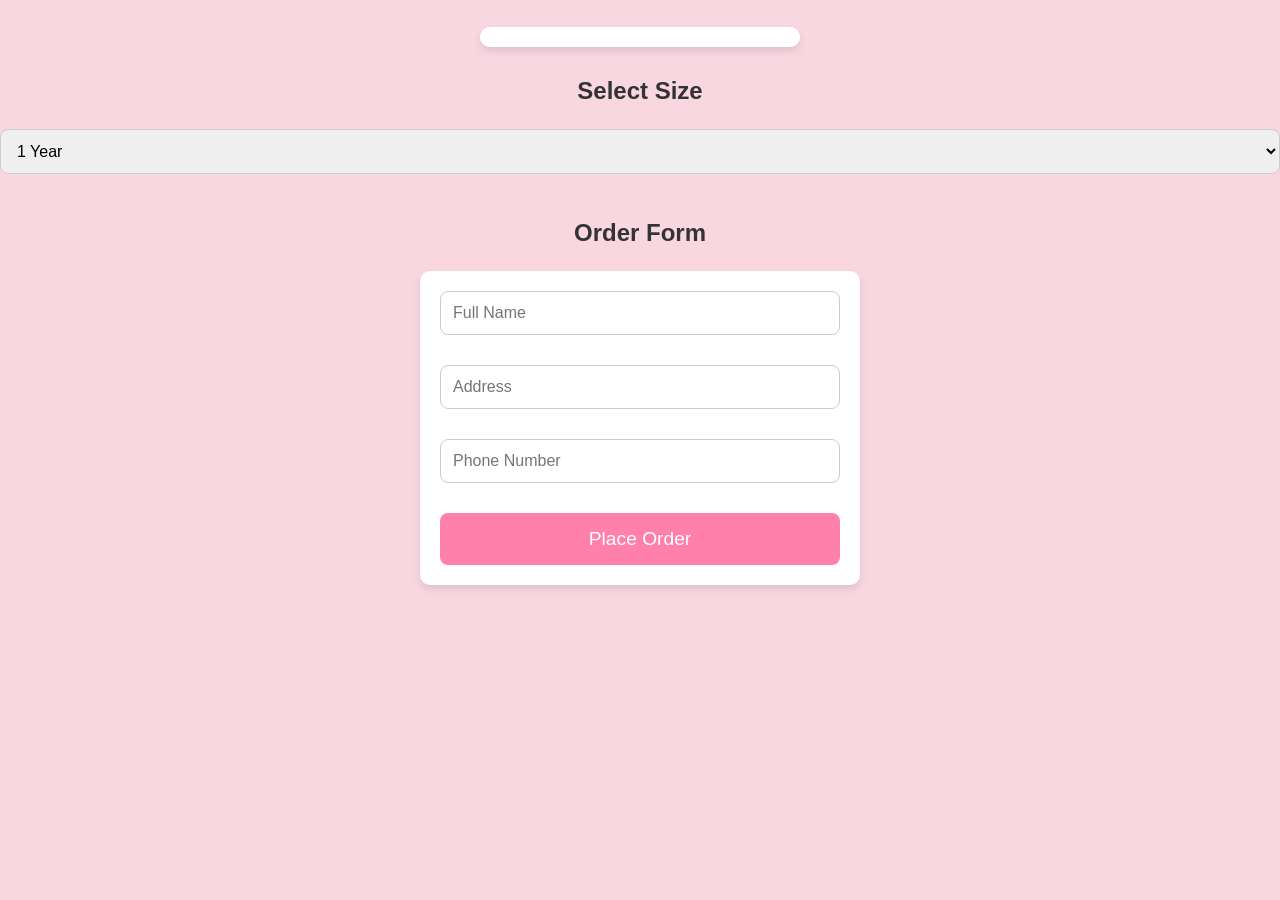
<file: order.html>
<!DOCTYPE html>
<html lang="en">
<head>
    <meta charset="UTF-8">
    <meta name="viewport" content="width=device-width, initial-scale=1.0">
    <link rel="stylesheet" href="order.css">
    <link rel="icon" href="logo/Logo4.png">
    <title>Order Page</title>
    <style>
        .carousel-container { position: relative; max-width: 300px; margin: auto; }
        .carousel-images img { width: 100%; display: none; }
        .carousel-images img:first-child { display: block; }
        .carousel-button { position: absolute; top: 50%; transform: translateY(-50%); cursor: pointer; background: #fff; border: none; }
        .left { left: 0; }
        .right { right: 0; }
    </style>
</head>
<body>
    <h2 id="product-name"></h2>
    <div class="carousel-container">
        <div class="carousel-images" id="carousel"></div>
        <button class="carousel-button left" onclick="moveSlide(-1)">&#10094;</button>
        <button class="carousel-button right" onclick="moveSlide(1)">&#10095;</button>
    </div>

    <h3>Select Size</h3>
    <select id="size">
        <option value="1">1 Year</option>
        <option value="2">2 Years</option>
        <option value="3">3 Years</option>
        <option value="4">4 Years</option>
        <option value="5">5 Years</option>
        <option value="6">6 Years</option>
        <option value="7">7 Years</option>
        <option value="8">8 Years</option>
        <option value="9">9 Years</option>
        <option value="10">10 Years</option>
        <option value="10+">10+ Years</option>
    </select>

    <h3>Order Form</h3>
    <form id="order-form">
        <input type="text" id="name" placeholder="Full Name" required>
        <input type="text" id="address" placeholder="Address" required>
        <input type="tel" id="phone" placeholder="Phone Number" required>
        <button type="submit">Place Order</button>
    </form>

<br><br><br><br>

    <script>
        function getQueryParams() {
            const params = new URLSearchParams(window.location.search);
            return {
                name: params.get("name"),
                images: params.get("images") ? params.get("images").split(",") : []
            };
        }

        function displayProduct() {
            const { name, images } = getQueryParams();
            document.getElementById("product-name").textContent = name;  // Display the product name
            const carousel = document.getElementById("carousel");
            images.forEach((imgSrc, index) => {
                const img = document.createElement("img");
                img.src = decodeURIComponent(imgSrc);
                if (index === 0) img.style.display = "block";
                carousel.appendChild(img);
            });
        }

        let slideIndex = 0;
        function moveSlide(step) {
            const slides = document.querySelectorAll(".carousel-images img");
            slides[slideIndex].style.display = "none";
            slideIndex = (slideIndex + step + slides.length) % slides.length;
            slides[slideIndex].style.display = "block";
        }

        document.getElementById("order-form").addEventListener("submit", function(event) {
            event.preventDefault();

            const name = document.getElementById("name").value;
            const address = document.getElementById("address").value;
            const phone = document.getElementById("phone").value;
            const size = document.getElementById("size").value;
            const productName = document.getElementById("product-name").textContent;  // Get the product name

            const message = `*New Order*\nDress: ${productName}\nName: ${name}\nAddress: ${address}\nPhone: ${phone}\nSize: ${size}`;

            // Encode the message for URL
            const whatsappUrl = `https://wa.me/+355686715188?text=${encodeURIComponent(message)}`;

            // Redirect to WhatsApp
            window.open(whatsappUrl, "_blank");
        });

        window.onload = displayProduct;
    </script>
</body>
</html>
</file>
<file: order.css>
/* General Styles */
body {
    font-family: 'Arial', sans-serif;
    background-color: #f8d7e1;  /* Light pink background */
    margin: 0;
    padding: 0;
    color: #333;
}

h2, h3 {
    color: #333;
    text-align: center;
}

h2 {
    margin-top: 20px;
    font-size: 2em;
}

h3 {
    margin-top: 30px;
    font-size: 1.5em;
}

/* Carousel Styles */
.carousel-container {
    position: relative;
    max-width: 90%;
    margin: 30px auto;
    background-color: #fff;
    border-radius: 10px;
    box-shadow: 0 4px 8px rgba(0, 0, 0, 0.1);
    overflow: hidden;
    padding: 10px;
}

.carousel-images img {
    width: 100%;
    display: none;
    padding: 10px;  /* Added padding around the images */
    box-sizing: border-box; /* Ensures padding is included in the element's size */
}

.carousel-images img:first-child {
    display: block;
}

.carousel-button {
    position: absolute;
    top: 50%;
    transform: translateY(-50%);
    background-color: rgba(0, 0, 0, 0.5);
    color: #fff;
    border: none;
    padding: 10px;
    cursor: pointer;
    font-size: 18px;
    border-radius: 50%;
}

.left {
    left: 10px;
}

.right {
    right: 10px;
}

.carousel-button:hover {
    background-color: rgba(0, 0, 0, 0.8);
}

/* Form Styles */
form {
    background-color: #fff;
    padding: 20px;
    margin: 0 auto;
    max-width: 400px;
    border-radius: 10px;
    box-shadow: 0 4px 8px rgba(0, 0, 0, 0.1);
    display: flex;
    flex-direction: column;
    gap: 15px;
}

input[type="text"],
input[type="tel"],
select {
    padding: 12px;
    font-size: 1em;
    border: 1px solid #ccc;
    border-radius: 8px;
    margin-bottom: 15px;
}

input[type="text"]:focus,
input[type="tel"]:focus,
select:focus {
    outline: none;
    border-color: #ff80ab; /* Light pink color for focus state */
    box-shadow: 0 0 5px rgba(255, 128, 171, 0.5); /* Light pink glow effect */
}

button {
    background-color: #ff80ab;  /* Light pink button */
    color: #fff;
    border: none;
    padding: 15px;
    font-size: 1.2em;
    cursor: pointer;
    border-radius: 8px;
    transition: background-color 0.3s ease;
}

button:hover {
    background-color: #ff66a1;  /* Slightly darker pink for hover effect */
}

/* Size Select Styling */
select {
    width: 100%;
    font-size: 1em;
}

/* Responsive Design */
@media (max-width: 768px) {
    .carousel-container {
        max-width: 100%;
        margin: 20px auto;
    }

    form {
        padding: 15px;
        max-width: 90%;
    }

    h2 {
        font-size: 1.5em;
    }

    h3 {
        font-size: 1.2em;
    }
}
</file>
